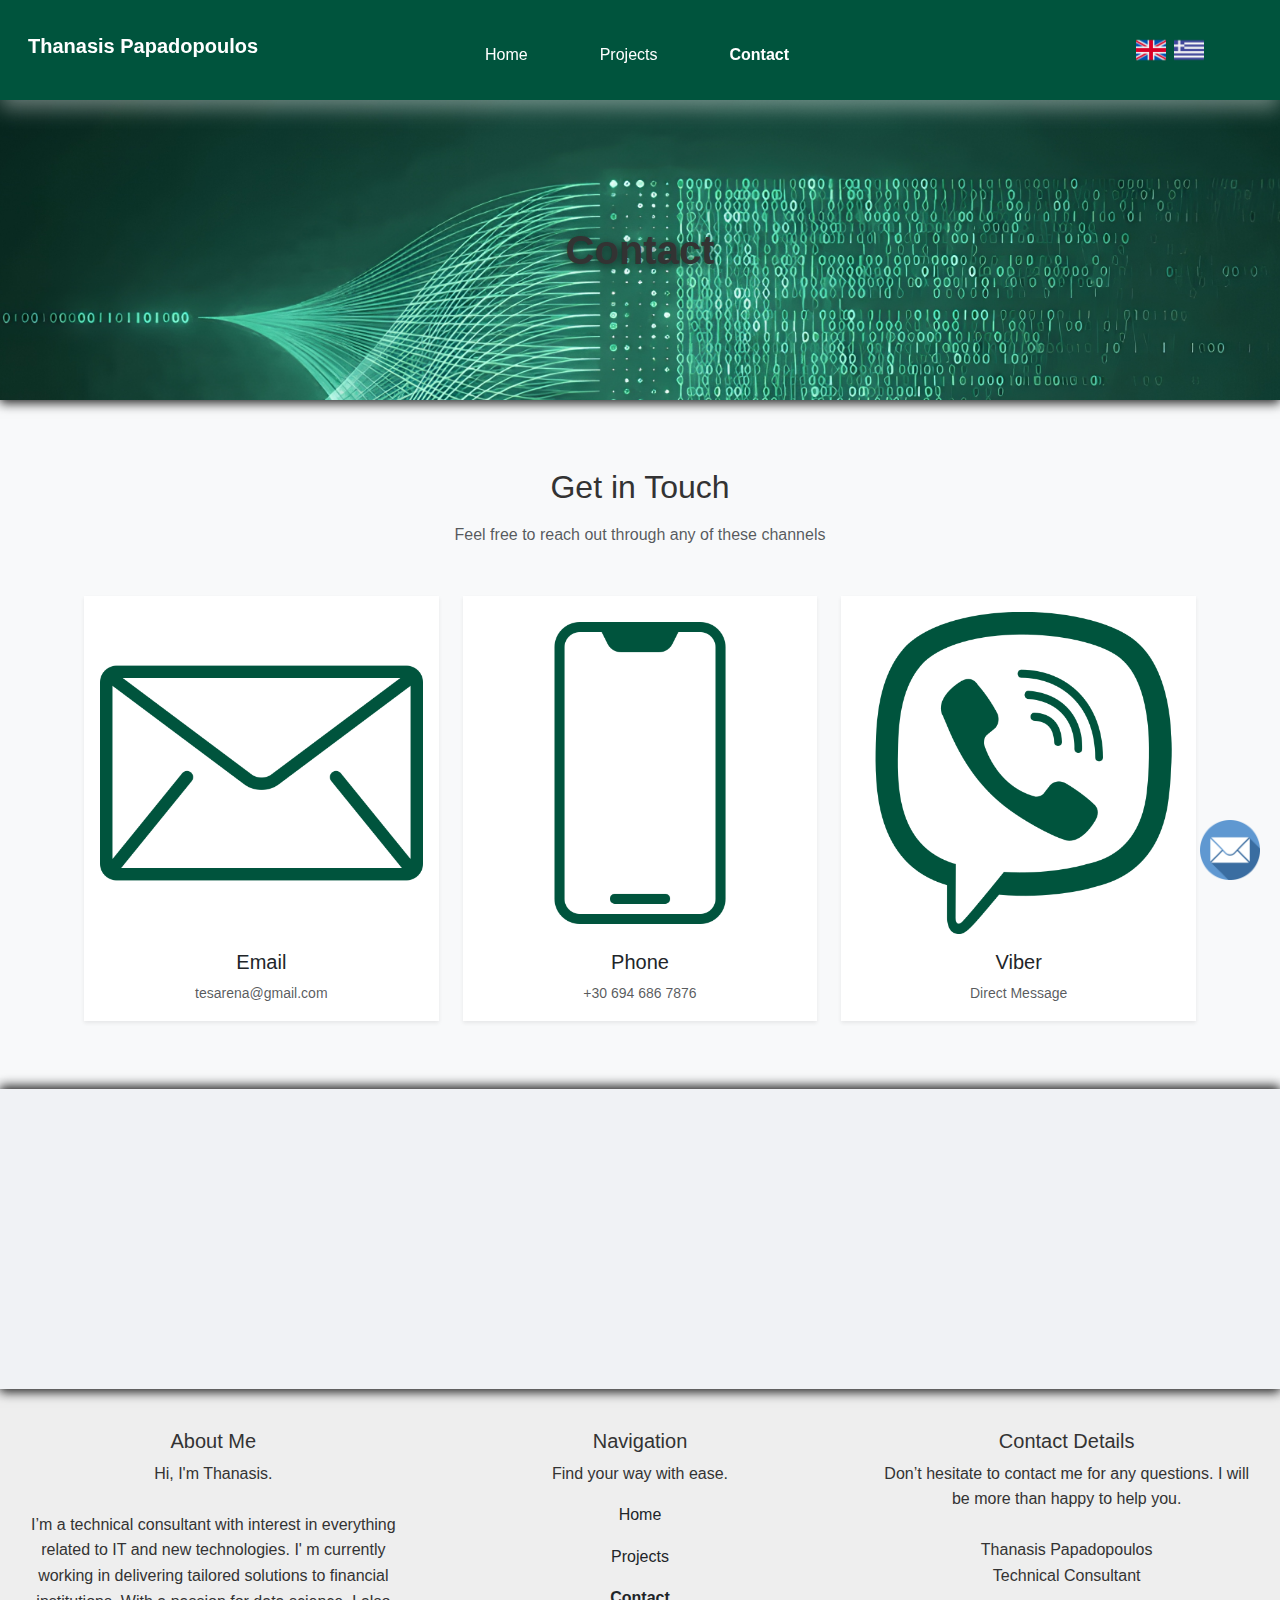
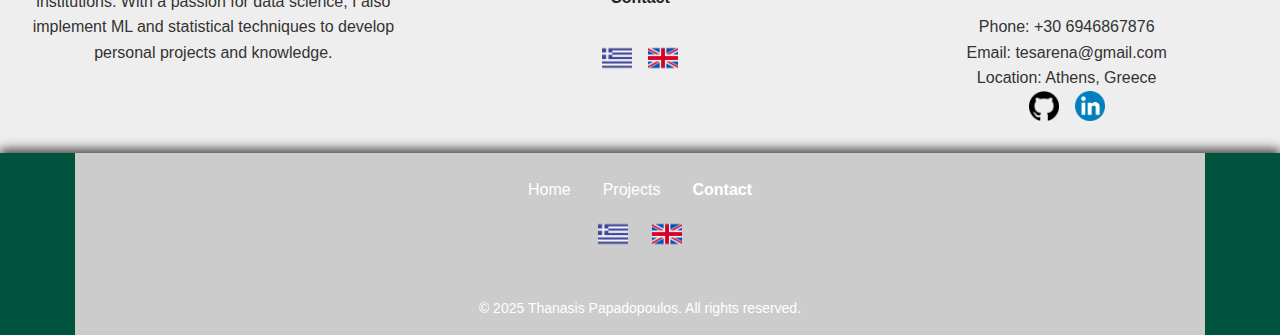
<file: contact/index.html>
<!doctype html>
<html lang="en">

<head>
    <meta charset="utf-8">
    <title>Thanasis Papadopoulos | Technical Consultant | Contact</title>
    <base href="/">
    <meta name="viewport" content="width=device-width, initial-scale=1">
    <link rel="icon" type="image/x-icon" href="/assets/logo_tab.png">
    <link href="https://cdn.jsdelivr.net/npm/bootstrap@5.3.0-alpha3/dist/css/bootstrap.min.css" rel="stylesheet">
    <link rel="stylesheet" href="/global-styles.css">
    <link rel="stylesheet" href="/styles.css">
	<link rel="preconnect" href="https://www.google.com">
    <link rel="preconnect" href="https://fonts.googleapis.com">
    <link rel="preconnect" href="https://fonts.gstatic.com" crossorigin>
    <link href="https://fonts.googleapis.com/css2?family=Montserrat:ital,wght@0,100..900;1,100..900&display=swap"
        rel="stylesheet">
</head>

<body>
    <header class="header-small container-fluid p-3 position-sticky top-0">
		<div class="d-flex justify-content-between align-items-center position-relative">
			<!-- Left-aligned Menu Button -->
			<button id="menuToggle" class="btn p-0">
				<img src="/assets/menu.png" alt="Menu Icon" style="width: 40px; height: 40px;">
			</button>
			<!-- Centered Name -->
			<h5 class="fw-bold position-absolute start-50 translate-middle-x">Thanasis Papadopoulos</h5>
		</div>
	
        <div id="menuTab" class="position-fixed top-0 start-0 bg-light shadow h-100 p-4">
            <button id="closeMenu" class="btn-close position-absolute top-0 end-0 m-3"></button>
            <ul class="nav flex-column text-start">
                <li class="nav-item mb-3">
                    <a href="/" class="nav-link text-dark">Home</a>
                </li>
                <li class="nav-item mb-3">
                    <a href="/projects" class="nav-link text-dark">Projects</a>
                </li>
                <li class="nav-item mb-3">
                    <a href="/contact" class="nav-link text-dark active">Contact</a>
                </li>
                <li class="nav-item">
                    <a href="/el/contact" class="nav-link">
                        <img src="/assets/greece.png" alt="Greek" style="width: 30px; height: 30px;" >
                    </a>
                </li>
                <li class="nav-item">
                    <a href="/contact" class="nav-link">
                        <img src="/assets/england.png" alt="English" style="width: 30px; height: 30px;" >
                    </a>
                </li>
            </ul>
        </div>
        <div id="menuOverlay"></div>
    </header>
    <header class="header-large container-fluid p-3 position-sticky top-0">
        <nav class="navbar navbar-light">
            <div class="container-fluid d-flex align-items-center">
				<h5 class="fw-bold">Thanasis Papadopoulos</h5>
                <ul class="nav mx-auto" style="flex-grow: 1; justify-content: center; display: flex; position: relative; left: -60px;">
                    <li class="nav-item">
                        <a href="/" class="nav-link text-white">Home</a>
                    </li>
                    <li class="nav-item">
                        <a href="/projects" class="nav-link text-white">Projects</a>
                    </li>
                    <li class="nav-item">
                        <a href="/contact" class="nav-link text-white active">Contact</a>
                    </li>
                </ul>

                <div class="d-flex pe-5">
                    <a href="/contact" class="me-2">
                        <img src="/assets/england.png" alt="English" style="width: 30px; height: 30px;">
                    </a>
                    <a href="/el/contact">
                        <img src="/assets/greece.png" alt="Greek" style="width: 30px; height: 30px;">
                    </a>
                </div>
            </div>
        </nav>
    </header>

    <main>
	
	<section id="aboutMe" class="container-fluid my-0 p-0 bg-light">
            <div class="parallax position-relative">
                <div class="position-absolute top-50 start-50 translate-middle text-center text-white">
                    <h1 class="display-6 fw-bold">Contact</h1>
                </div>
            </div>
        
        </section>
		
		<!-- Contact Section -->
<section class="py-5 bg-light">
  <div class="container">
    <!-- Title and Text -->
    <div class="text-center mb-5">
      <h2 class="mb-3">Get in Touch</h2>
      <p class="text-muted">Feel free to reach out through any of these channels</p>
    </div>

    <div class="row g-4">
      <!-- Email Card -->
      <div class="col-md-4">
        <a href="mailto:tesarena@gmail.com" 
           class="card h-100 shadow-sm rounded-0 border-0 text-decoration-none hover-effect"
           role="button"
           aria-label="Send email">
          <div class="card-body p-3 text-center">
            <div class="ratio ratio-1x1 mb-3">
              <img src="/assets/mail_contact.png" 
                   class="img-fluid object-fit-cover" 
                   alt="Email">
            </div>
            <h5 class="mb-0">Email</h5>
            <small class="text-muted d-block mt-2">tesarena@gmail.com</small>
          </div>
        </a>
      </div>

      <!-- Phone Card -->
      <div class="col-md-4">
        <a href="tel:+306946867876" 
           class="card h-100 shadow-sm rounded-0 border-0 text-decoration-none hover-effect"
           role="button"
           aria-label="Call phone number">
          <div class="card-body p-3 text-center">
            <div class="ratio ratio-1x1 mb-3">
              <img src="/assets/phone_contact.png" 
                   class="img-fluid object-fit-cover" 
                   alt="Phone">
            </div>
            <h5 class="mb-0">Phone</h5>
            <small class="text-muted d-block mt-2">+30 694 686 7876</small>
          </div>
        </a>
      </div>

      <!-- Viber Card -->
      <div class="col-md-4">
        <a href="viber://add?number=+306946867876" 
           class="card h-100 shadow-sm rounded-0 border-0 text-decoration-none hover-effect"
           role="button"
           aria-label="Open Viber chat">
          <div class="card-body p-3 text-center">
            <div class="ratio ratio-1x1 mb-3">
              <img src="/assets/viber_contact.png" 
                   class="img-fluid object-fit-cover" 
                   alt="Viber">
            </div>
            <h5 class="mb-0">Viber</h5>
            <small class="text-muted d-block mt-2">Direct Message</small>
          </div>
        </a>
      </div>
    </div>
  </div>
</section>
        
        <section id="imageContinuation" class="parallax"></section>
	
	</main>

    <div id="contactButtonContainer">
        <button id="contactButton" class="btn p-0">
            <img src="assets/contact.png" alt="Contact" style="width: 60px; height: 60px;" >
        </button>
    
        <a href="mailto:tesarena@gmail.com" id="emailButton" class="contact-option">
            <img src="assets/email.png" alt="Email" style="width: 50px; height: 50px;" >
        </a>

        <a href="viber://chat?number=+306946867876" id="viberButton" class="contact-option">
            <img src="assets/viber.png" alt="Viber" style="width: 50px; height: 50px;" >
        </a>
    </div>

    <section class="container-fluid mb-0 mt-4 pt-0 footer-gray">
        <div class="row g-4">
            <div class="col-12 col-md">
                <div class="p-3 text-center">
                    <h5>About Me</h5>
                    <p>Hi, I'm Thanasis.<br><br> I’m a technical consultant with interest in everything related to IT and new technologies.
					I' m currently working in delivering tailored solutions to financial institutions. With a passion for data science, I 
					also implement ML and statistical techniques to develop personal projects and knowledge.</p>
                </div>
            </div>
            <div class="col-12 col-md">
                <div class="p-3 text-center">
                    <h5>Navigation</h5>
                    <p>Find your way with ease.</p>
                    <div class="d-flex justify-content-center gap-2 mt-2">
                        <ul class="nav flex-column text-center">
                            <li class="nav-item">
                                <a href="/" class="nav-link text-dark">Home</a>
                            </li>
                            <li class="nav-item">
                                <a href="/projects" class="nav-link text-dark">Projects</a>
                            </li>
                            <li class="nav-item">
                                <a href="/contact" class="nav-link text-dark active">Contact</a>
                            </li>
                            <li class="nav-item d-flex gap-3 mt-4 justify-content-center">
                                <a href="/el/contact">
                                    <img src="/assets/greece.png" alt="Greek" style="width: 30px; height: 30px;" >
                                </a>
                                <a href="/contact">
                                    <img src="/assets/england.png" alt="English" style="width: 30px; height: 30px;" >
                                </a>
                            </li>
                        </ul>
                    </div>
                </div>
            </div>
            <div class="col-12 col-md mb-3">
                <div class="p-3">
                    <h5 class="text-center">Contact Details</h5>
                    <p class="text-center">
                        Don’t hesitate to contact me for any questions. I will be more than happy to help you.<br><br>
                        Thanasis Papadopoulos<br>
                        Technical Consultant<br><br>
                        Phone: <a href="tel:+306946867876" class="a-primary">+30 6946867876</a><br>
                        Email: <a href="mailto:tesarena@gmail.com"
                            class="a-primary">tesarena@gmail.com</a><br>
                        Location: Athens, Greece
                    </p>
					<li class="nav-item d-flex gap-3 justify-content-center">
                        <a href="https://github.com/SahjiTP97">
                            <img src="/assets/Github.png" alt="Greek" style="width: 30px; height: 30px;" >
                        </a>
                        <a href="https://linkedin.com/in/thanassis-papadopoulos-a9369826a/">
                            <img src="/assets/Linkedin.png" alt="English" style="width: 30px; height: 30px;" >
                        </a>
                    </li>
                </div>
            </div>
        </div>
    </section>

	<section class="container-fluid mb-0 pt-0 footer">
    <footer class="container text-center py-3">
		<div class="d-flex justify-content-center">
            <ul class="nav">
                <li class="nav-item">
                    <a href="/" class="nav-link text-white">Home</a>
                </li>
                <li class="nav-item">
                    <a href="/projects" class="nav-link text-white">Projects</a>
                </li>
                <li class="nav-item">
                    <a href="/contact" class="nav-link text-white active">Contact</a>
                </li>
            </ul>
        </div>

        <!-- Language Icons Right-Aligned -->
        <div class="d-flex justify-content-center gap-4 mt-2 mb-5">
            <a href="/el/contact">
                <img src="/assets/greece.png" alt="Greek" class="img-fluid" style="width: 30px; height: 30px;">
            </a>
            <a href="/contact">
                <img src="/assets/england.png" alt="English" class="img-fluid" style="width: 30px; height: 30px;">
            </a>
        </div>

        <!-- Bottom Left Text -->
        <div class="mt-auto d-flex justify-content-center">
            <p class="text-white mb-0" style="font-size: 14px;">© 2025 Thanasis Papadopoulos. All rights reserved.</p>
        </div>
    </footer>
	</section>

    <script src="https://cdn.jsdelivr.net/npm/bootstrap@5.3.0/dist/js/bootstrap.bundle.min.js"></script>
    <script src="/scripts.js"></script>
</body>

</html>
</file>
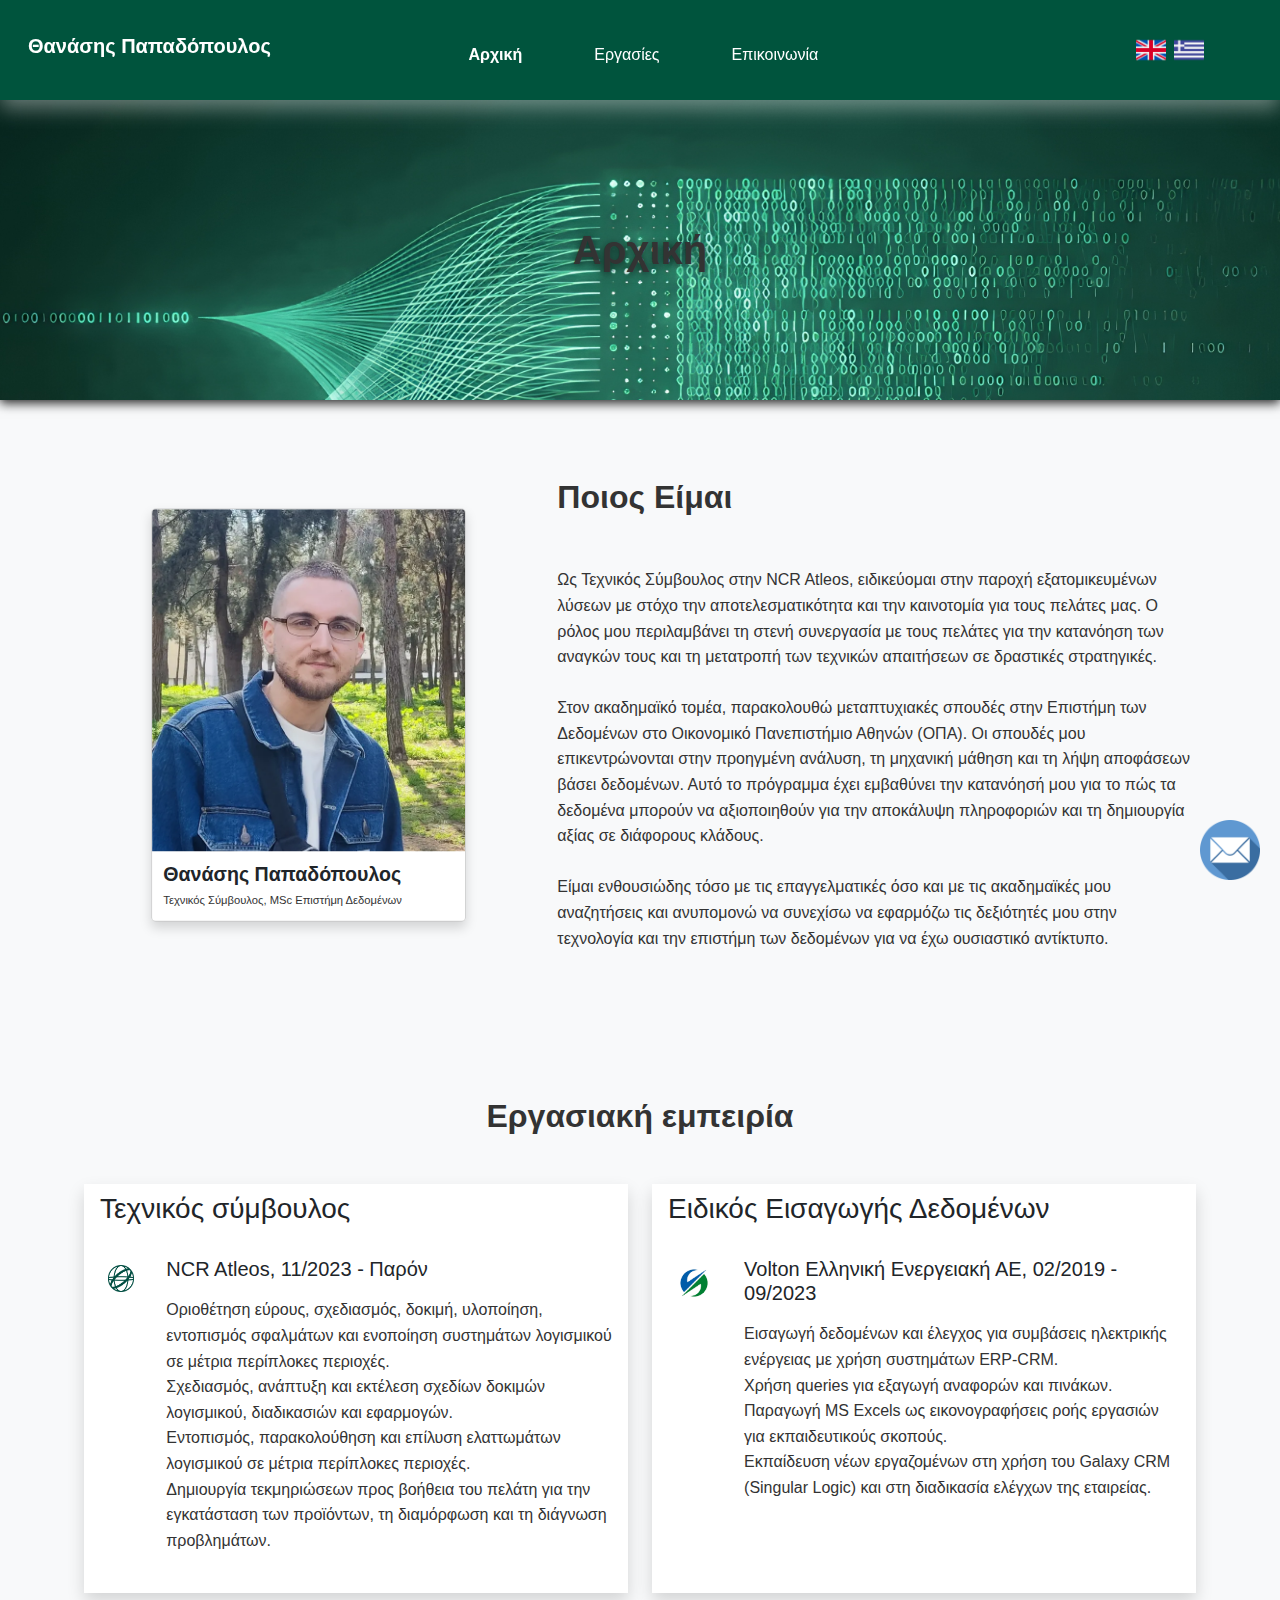
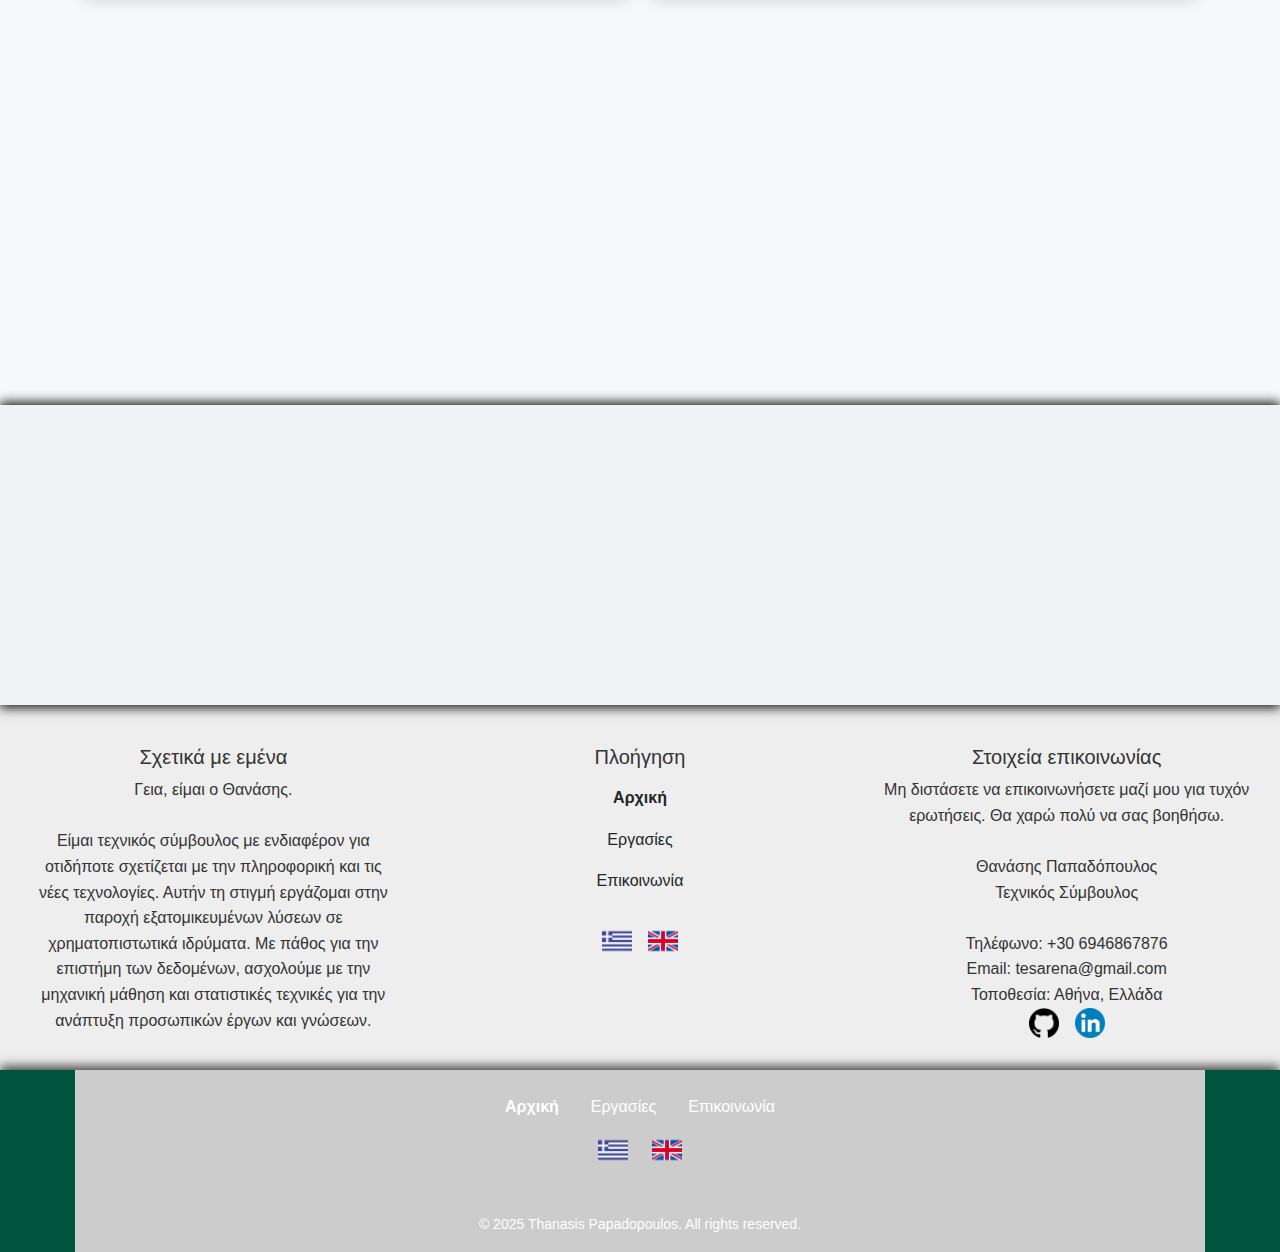
<file: el/index.html>
<!doctype html>
<html lang="el">

<head>
    <meta charset="utf-8">
    <title>Θανάσης Παπαδόπουλος | Τεχνικός Σύμβουλος | Αρχική</title>
    <base href="/">
    <meta name="viewport" content="width=device-width, initial-scale=1">
    <link rel="icon" type="image/x-icon" href="/assets/logo_tab.png">
    <link href="https://cdn.jsdelivr.net/npm/bootstrap@5.3.0-alpha3/dist/css/bootstrap.min.css" rel="stylesheet">
    <link rel="stylesheet" href="/global-styles.css">
    <link rel="stylesheet" href="/styles.css">
	<link rel="preconnect" href="https://www.google.com">
    <link rel="preconnect" href="https://fonts.googleapis.com">
    <link rel="preconnect" href="https://fonts.gstatic.com" crossorigin>
    <link href="https://fonts.googleapis.com/css2?family=Montserrat:ital,wght@0,100..900;1,100..900&display=swap"
        rel="stylesheet">
</head>

<body>
    <header class="header-small container-fluid p-3 position-sticky top-0">
		<div class="d-flex justify-content-between align-items-center position-relative">
			<!-- Left-aligned Menu Button -->
			<button id="menuToggle" class="btn p-0">
				<img src="/assets/menu.png" alt="Menu Icon" style="width: 40px; height: 40px;">
			</button>
			<!-- Centered Name -->
			<h5 class="fw-bold position-absolute start-50 translate-middle-x">Θανάσης Παπαδόπουλος</h5>
		</div>
	
        <div id="menuTab" class="position-fixed top-0 start-0 bg-light shadow h-100 p-4">
            <button id="closeMenu" class="btn-close position-absolute top-0 end-0 m-3"></button>
            <ul class="nav flex-column text-start">
                <li class="nav-item mb-3">
                    <a href="/el" class="nav-link text-dark active">Αρχική</a>
                </li>
                <li class="nav-item mb-3">
                    <a href="/el/projects" class="nav-link text-dark">Εργασίες</a>
                </li>
                <li class="nav-item mb-3">
                    <a href="/el/contact" class="nav-link text-dark">Επικοινωνία</a>
                </li>
                <li class="nav-item">
                    <a href="/el" class="nav-link">
                        <img src="/assets/greece.png" alt="Greek" style="width: 30px; height: 30px;" >
                    </a>
                </li>
                <li class="nav-item">
                    <a href="/" class="nav-link">
                        <img src="/assets/england.png" alt="English" style="width: 30px; height: 30px;" >
                    </a>
                </li>
            </ul>
        </div>
        <div id="menuOverlay"></div>
    </header>
    <header class="header-large container-fluid p-3 position-sticky top-0">
        <nav class="navbar navbar-light">
            <div class="container-fluid d-flex align-items-center">
				<h5 class="fw-bold">Θανάσης Παπαδόπουλος</h5>
                <ul class="nav mx-auto" style="flex-grow: 1; justify-content: center; display: flex; position: relative; left: -60px;">
                    <li class="nav-item">
                        <a href="/el" class="nav-link text-white active">Αρχική</a>
                    </li>
                    <li class="nav-item">
                        <a href="/el/projects" class="nav-link text-white">Εργασίες</a>
                    </li>
                    <li class="nav-item">
                        <a href="/el/contact" class="nav-link text-white">Επικοινωνία</a>
                    </li>
                </ul>

                <div class="d-flex pe-5">
                    <a href="/" class="me-2">
                        <img src="/assets/england.png" alt="English" style="width: 30px; height: 30px;">
                    </a>
                    <a href="/el">
                        <img src="/assets/greece.png" alt="Greek" style="width: 30px; height: 30px;">
                    </a>
                </div>
            </div>
        </nav>
    </header>

    <main>
	
	<section id="aboutMe" class="container-fluid my-0 p-0 bg-light">
            <div class="parallax position-relative">
                <div class="position-absolute top-50 start-50 translate-middle text-center text-white">
                    <h1 class="display-6 fw-bold">Αρχική</h1>
                </div>
            </div>
        
            <div class="container mt-0">
                <div class="row align-items-center">
                    <div class="col-md-5" >
                        <div class="card shadow" style="transform: scale(0.7);">
                            <img src="/assets/profil.webp" alt="Tour guide profile image" class="card-img-top" >
                            <div class="card-body">
                                <h3 class="fw-bold underlined">Θανάσης Παπαδόπουλος</h3>
                                <p class="card-text">
                                    Τεχνικός Σύμβουλος, MSc Επιστήμη Δεδομένων
                                </p>
                            </div>
                        </div>
                    </div>
                    
                    <div class="col-md-7">
                        <h2 class="fw-bold underlined">Ποιος Είμαι</h2>
						<br><br>
                        <p>
						Ως Τεχνικός Σύμβουλος στην NCR Atleos, ειδικεύομαι στην παροχή εξατομικευμένων λύσεων με στόχο την αποτελεσματικότητα και την καινοτομία για τους πελάτες μας. Ο ρόλος μου περιλαμβάνει τη στενή συνεργασία με τους πελάτες για την κατανόηση των αναγκών τους και τη μετατροπή των τεχνικών απαιτήσεων σε δραστικές στρατηγικές.</p>
						<br>
                        <p>
						Στον ακαδημαϊκό τομέα, παρακολουθώ μεταπτυχιακές σπουδές στην Επιστήμη των Δεδομένων στο Οικονομικό Πανεπιστήμιο Αθηνών (ΟΠΑ). Οι σπουδές μου επικεντρώνονται στην προηγμένη ανάλυση, τη μηχανική μάθηση και τη λήψη αποφάσεων βάσει δεδομένων. Αυτό το πρόγραμμα έχει εμβαθύνει την κατανόησή μου για το πώς τα δεδομένα μπορούν να αξιοποιηθούν για την αποκάλυψη πληροφοριών και τη δημιουργία αξίας σε διάφορους κλάδους.                        </p>
						<br>
                        <p>
						Είμαι ενθουσιώδης τόσο με τις επαγγελματικές όσο και με τις ακαδημαϊκές μου αναζητήσεις και ανυπομονώ να συνεχίσω να εφαρμόζω τις δεξιότητές μου στην τεχνολογία και την επιστήμη των δεδομένων για να έχω ουσιαστικό αντίκτυπο.                        </p>
                    </div>
                </div>
            </div>
        </section>
		
		<section class="py-5 bg-light">
		  <div class="container">
			<!-- Section Title -->
			<h2 class="text-center fw-bold mb-5">Εργασιακή εμπειρία</h2>

			<div class="row g-4">
			  <!-- Card 1 -->
			  <div class="col-md-6">
				<div class="card h-100 shadow rounded-0 border-0">
				   <div class="card-title">
					  <h3 class="card-title mb-2 mt-2 px-3">Τεχνικός σύμβουλος</h3>
				   </div>
				  <div class="card-body">
	
					
					<!-- Image + Right Content Container -->
					<div class="d-flex align-items-start gap-4 mb-4">
					  <!-- Image Slot -->
					  <div class="ratio ratio-1x1" style="width: 100px;">
						<img src="assets/ncr.png" class="img-fluid p-2" alt="Company logo">
					  </div>
					  
					  <!-- Right Content -->
					  <div>
						<h5 class="mb-3">NCR Atleos, 11/2023 - Παρόν</h4>
						<!-- Bullet List -->
						<ul class="custom-bullet-list">
						  <li>Οριοθέτηση εύρους, σχεδιασμός, δοκιμή, υλοποίηση, εντοπισμός σφαλμάτων και ενοποίηση συστημάτων λογισμικού σε μέτρια περίπλοκες περιοχές.</li>
						  <li>Σχεδιασμός, ανάπτυξη και εκτέλεση σχεδίων δοκιμών λογισμικού, διαδικασιών και εφαρμογών.</li>
						  <li>Εντοπισμός, παρακολούθηση και επίλυση ελαττωμάτων λογισμικού σε μέτρια περίπλοκες περιοχές.</li>
						  <li>Δημιουργία τεκμηριώσεων προς βοήθεια του πελάτη για την εγκατάσταση των προϊόντων, τη διαμόρφωση και τη διάγνωση προβλημάτων.</li>
						</ul>
					  </div>
					</div>
				  </div>
				</div>
			  </div>

			  <!-- Card 2 -->
			  <div class="col-md-6">
				<!-- Repeat the same structure as Card 1 -->
				<div class="card h-100 shadow rounded-0 border-0">
				  <div class="card-title">
					<h3 class="card-title mb-2 mt-2 px-3">Ειδικός Εισαγωγής Δεδομένων</h3>
				  </div>
				  <div class="card-body">
					<div class="d-flex align-items-start gap-4 mb-4">
					  <div class="ratio ratio-1x1" style="width: 100px;">
						<img src="assets/volton.png" class="img-fluid p-2" alt="Company logo">
					  </div>
					  <div>
						<h5 class="mb-3">Volton Ελληνική Ενεργειακή ΑΕ, 02/2019 - 09/2023</h4>
						<ul class="custom-bullet-list">
						  <li>Εισαγωγή δεδομένων και έλεγχος για συμβάσεις ηλεκτρικής ενέργειας με χρήση συστημάτων ERP-CRM.</li>
						  <li>Χρήση queries για εξαγωγή αναφορών και πινάκων.</li>
						  <li>Παραγωγή MS Excels ως εικονογραφήσεις ροής εργασιών για εκπαιδευτικούς σκοπούς.</li>
						  <li>Εκπαίδευση νέων εργαζομένων στη χρήση του Galaxy CRM (Singular Logic) και στη διαδικασία ελέγχων της εταιρείας.</li>
						</ul>
					  </div>
					</div>
				  </div>
				</div>
			  </div>
			</div>
		  </div>
		</section>
		
		<!-- Download Section -->
		<section class="py-5 bg-light" id="downloadSection">
		  <div class="container">
			<!-- Animated Card -->
			<div class="card shadow border-0 rounded-0 mx-auto pop-in-card" style="max-width: 600px; opacity: 0;">
			  <div class="card-body text-center p-4">
				<h2 class="mb-4">Λήψη Βιογραφικού</h2>
				<p class="text-muted mb-4">Λάβετε ένα PDF με το πλήρες ιστορικό εργασίας και τα προσόντα μου</p>
				
				<!-- PDF Download Button -->
				<a href="assets/CV.pdf" 
				   class="btn btn-success btn-lg rounded-0" 
				   download="Thanasis-Papadopoulos-CV.pdf"
				   role="button" style="background-color: #00543d;">
				   <i class="bi bi-file-earmark-arrow-down me-2"></i>Λήψη Βιογραφικού
				</a>
			  </div>
			</div>
		  </div>
		</section>
        
        <section id="imageContinuation" class="parallax"></section>
	
	</main>

    <div id="contactButtonContainer">
        <button id="contactButton" class="btn p-0">
            <img src="assets/contact.png" alt="Contact" style="width: 60px; height: 60px;" >
        </button>
    
        <a href="mailto:tesarena@gmail.com" id="emailButton" class="contact-option">
            <img src="assets/email.png" alt="Email" style="width: 50px; height: 50px;" >
        </a>

        <a href="viber://chat?number=+306946867876" id="viberButton" class="contact-option">
            <img src="assets/viber.png" alt="Viber" style="width: 50px; height: 50px;" >
        </a>
    </div>

    <section class="container-fluid mb-0 mt-4 pt-0 footer-gray">
        <div class="row g-4">
            <div class="col-12 col-md">
                <div class="p-3 text-center">
                    <h5>Σχετικά με εμένα</h5>
                    <p>Γεια, είμαι ο Θανάσης.<br><br> Είμαι τεχνικός σύμβουλος με ενδιαφέρον για οτιδήποτε σχετίζεται με την πληροφορική και τις νέες τεχνολογίες.
					Αυτήν τη στιγμή εργάζομαι στην παροχή εξατομικευμένων λύσεων σε χρηματοπιστωτικά ιδρύματα. Με πάθος για την επιστήμη των δεδομένων,
					ασχολούμε με την μηχανική μάθηση και στατιστικές τεχνικές για την ανάπτυξη προσωπικών έργων και γνώσεων.</p>
                </div>
            </div>
            <div class="col-12 col-md">
                <div class="p-3 text-center">
                    <h5>Πλοήγηση</h5>
                    <div class="d-flex justify-content-center gap-2 mt-2">
                        <ul class="nav flex-column text-center">
                            <li class="nav-item">
                                <a href="/el" class="nav-link text-dark active">Αρχική</a>
                            </li>
                            <li class="nav-item">
                                <a href="/el/projects" class="nav-link text-dark">Εργασίες</a>
                            </li>
                            <li class="nav-item">
                                <a href="/el/contact" class="nav-link text-dark">Επικοινωνία</a>
                            </li>
                            <li class="nav-item d-flex gap-3 mt-4 justify-content-center">
                                <a href="/el">
                                    <img src="/assets/greece.png" alt="Greek" style="width: 30px; height: 30px;" >
                                </a>
                                <a href="/">
                                    <img src="/assets/england.png" alt="English" style="width: 30px; height: 30px;" >
                                </a>
                            </li>
                        </ul>
                    </div>
                </div>
            </div>
            <div class="col-12 col-md mb-3">
                <div class="p-3">
                    <h5 class="text-center">Στοιχεία επικοινωνίας</h5>
                    <p class="text-center">
                        Μη διστάσετε να επικοινωνήσετε μαζί μου για τυχόν ερωτήσεις. Θα χαρώ πολύ να σας βοηθήσω.<br><br>
                        Θανάσης Παπαδόπουλος<br>
                        Τεχνικός Σύμβουλος<br><br>
                        Τηλέφωνο: <a href="tel:+306946867876" class="a-primary">+30 6946867876</a><br>
                        Email: <a href="mailto:tesarena@gmail.com"
                            class="a-primary">tesarena@gmail.com</a><br>
                        Τοποθεσία: Αθήνα, Ελλάδα
                    </p>
					<li class="nav-item d-flex gap-3 justify-content-center">
                        <a href="https://github.com/SahjiTP97">
                            <img src="/assets/Github.png" alt="Greek" style="width: 30px; height: 30px;" >
                        </a>
                        <a href="https://linkedin.com/in/thanassis-papadopoulos-a9369826a/">
                            <img src="/assets/Linkedin.png" alt="English" style="width: 30px; height: 30px;" >
                        </a>
                    </li>
                </div>
            </div>
        </div>
    </section>

	<section class="container-fluid mb-0 pt-0 footer">
    <footer class="container text-center py-3">
		<div class="d-flex justify-content-center">
            <ul class="nav">
                <li class="nav-item">
                    <a href="/el" class="nav-link text-white active">Αρχική</a>
                </li>
                <li class="nav-item">
                    <a href="/el/projects" class="nav-link text-white">Εργασίες</a>
                </li>
                <li class="nav-item">
                    <a href="/el/contact" class="nav-link text-white">Επικοινωνία</a>
                </li>
            </ul>
        </div>

        <!-- Language Icons Right-Aligned -->
        <div class="d-flex justify-content-center gap-4 mt-2 mb-5">
            <a href="/el">
                <img src="/assets/greece.png" alt="Greek" class="img-fluid" style="width: 30px; height: 30px;">
            </a>
            <a href="/">
                <img src="/assets/england.png" alt="English" class="img-fluid" style="width: 30px; height: 30px;">
            </a>
        </div>

        <!-- Bottom Left Text -->
        <div class="mt-auto d-flex justify-content-center">
            <p class="text-white mb-0" style="font-size: 14px;">© 2025 Thanasis Papadopoulos. All rights reserved.</p>
        </div>
    </footer>
	</section>

    <script src="https://cdn.jsdelivr.net/npm/bootstrap@5.3.0/dist/js/bootstrap.bundle.min.js"></script>
    <script src="/scripts.js"></script>
</body>

</html>
</file>
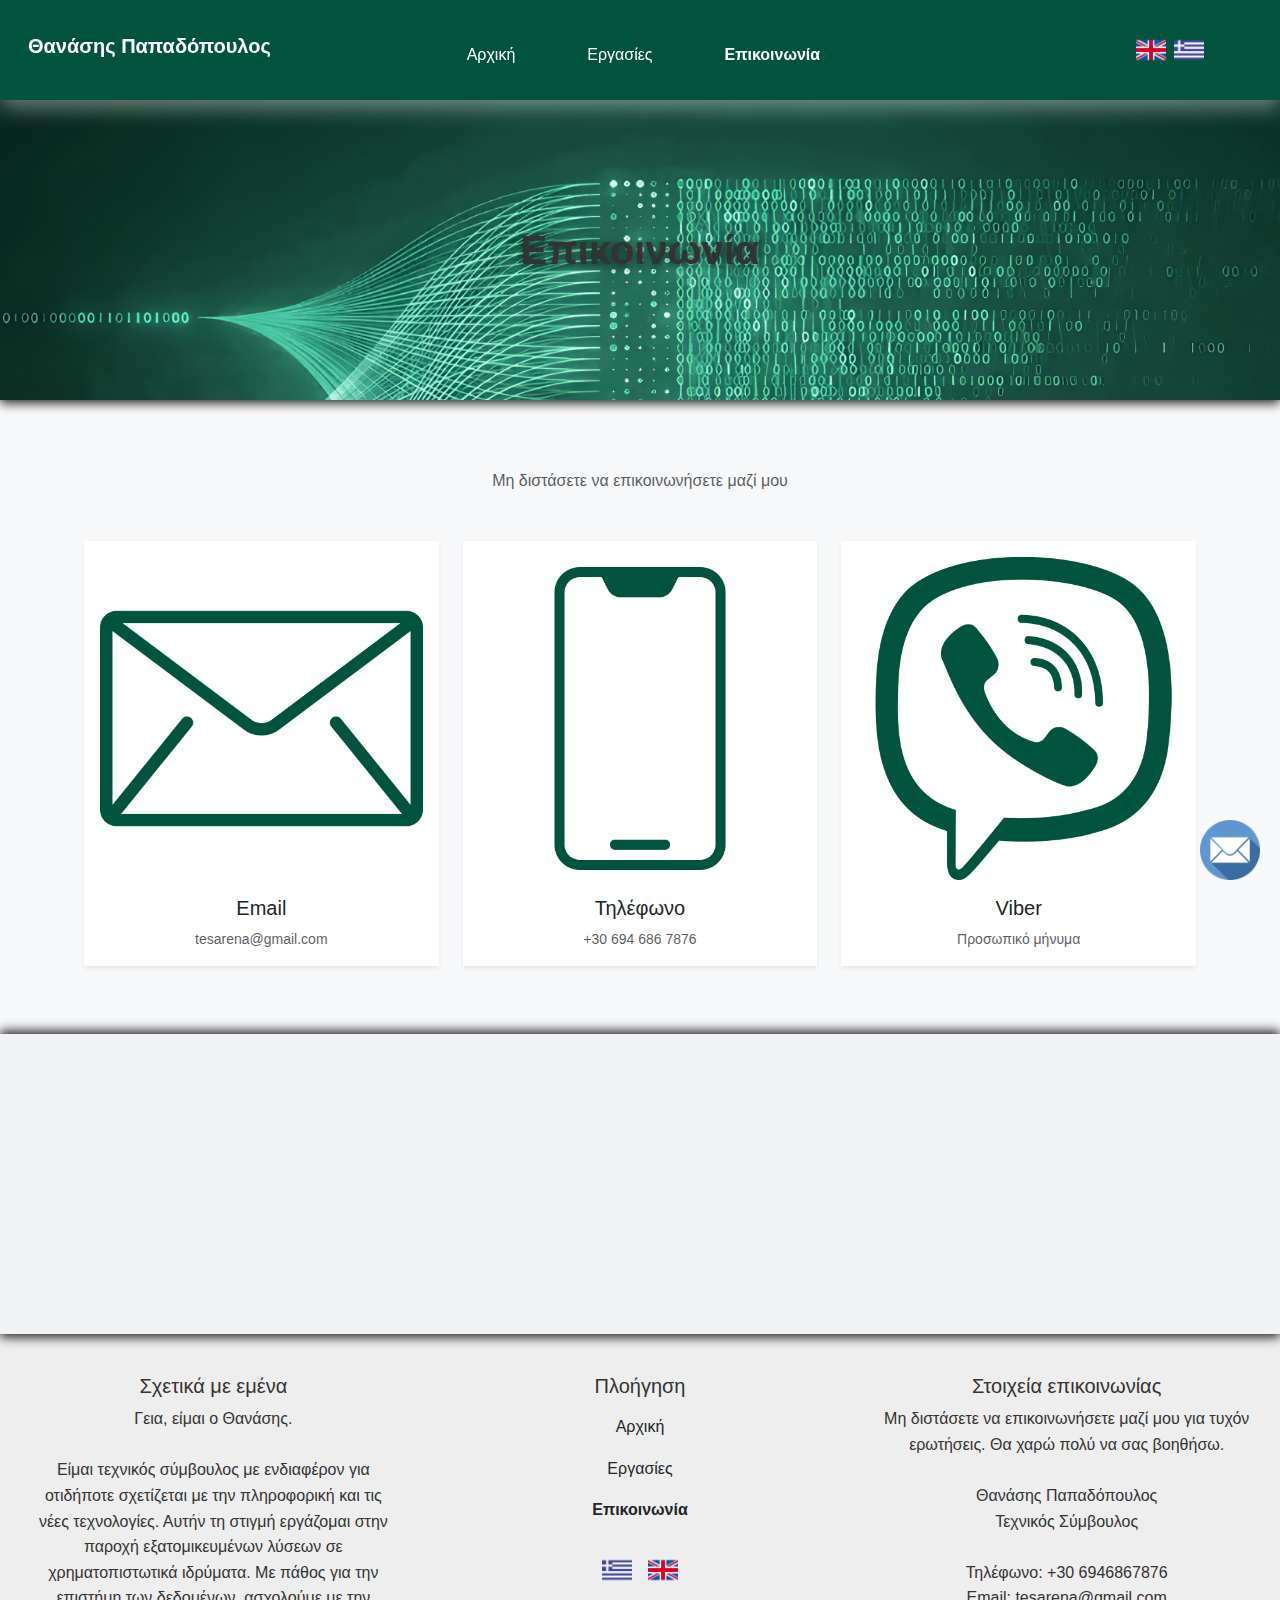
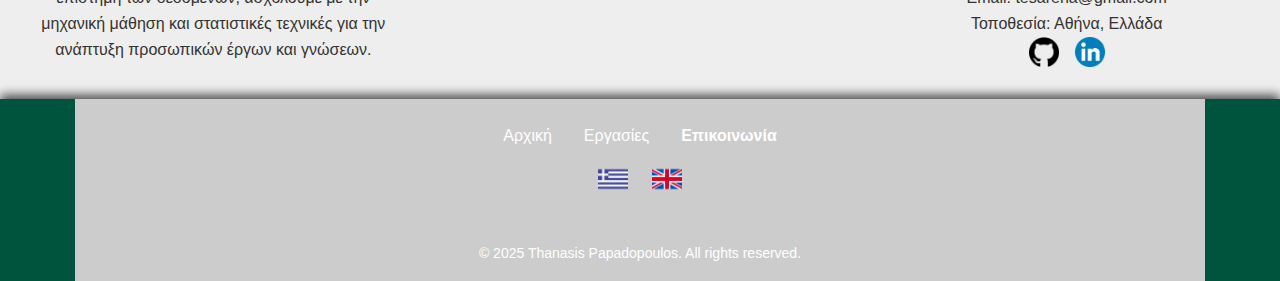
<file: el/contact/index.html>
<!doctype html>
<html lang="el">

<head>
    <meta charset="utf-8">
    <title>Θανάσης Παπαδόπουλος | Τεχνικός Σύμβουλος | Επικοινωνία</title>
    <base href="/">
    <meta name="viewport" content="width=device-width, initial-scale=1">
    <link rel="icon" type="image/x-icon" href="/assets/logo_tab.png">
    <link href="https://cdn.jsdelivr.net/npm/bootstrap@5.3.0-alpha3/dist/css/bootstrap.min.css" rel="stylesheet">
    <link rel="stylesheet" href="/global-styles.css">
    <link rel="stylesheet" href="/styles.css">
	<link rel="preconnect" href="https://www.google.com">
    <link rel="preconnect" href="https://fonts.googleapis.com">
    <link rel="preconnect" href="https://fonts.gstatic.com" crossorigin>
    <link href="https://fonts.googleapis.com/css2?family=Montserrat:ital,wght@0,100..900;1,100..900&display=swap"
        rel="stylesheet">
</head>

<body>
    <header class="header-small container-fluid p-3 position-sticky top-0">
		<div class="d-flex justify-content-between align-items-center position-relative">
			<!-- Left-aligned Menu Button -->
			<button id="menuToggle" class="btn p-0">
				<img src="/assets/menu.png" alt="Menu Icon" style="width: 40px; height: 40px;">
			</button>
			<!-- Centered Name -->
			<h5 class="fw-bold position-absolute start-50 translate-middle-x">Θανάσης Παπαδόπουλος</h5>
		</div>
	
        <div id="menuTab" class="position-fixed top-0 start-0 bg-light shadow h-100 p-4">
            <button id="closeMenu" class="btn-close position-absolute top-0 end-0 m-3"></button>
            <ul class="nav flex-column text-start">
                <li class="nav-item mb-3">
                    <a href="/el" class="nav-link text-dark">Αρχική</a>
                </li>
                <li class="nav-item mb-3">
                    <a href="/el/projects" class="nav-link text-dark">Εργασίες</a>
                </li>
                <li class="nav-item mb-3">
                    <a href="/el/contact" class="nav-link text-dark active">Επικοινωνία</a>
                </li>
                <li class="nav-item">
                    <a href="/el/contact" class="nav-link">
                        <img src="/assets/greece.png" alt="Greek" style="width: 30px; height: 30px;" >
                    </a>
                </li>
                <li class="nav-item">
                    <a href="/contact" class="nav-link">
                        <img src="/assets/england.png" alt="English" style="width: 30px; height: 30px;" >
                    </a>
                </li>
            </ul>
        </div>
        <div id="menuOverlay"></div>
    </header>
    <header class="header-large container-fluid p-3 position-sticky top-0">
        <nav class="navbar navbar-light">
            <div class="container-fluid d-flex align-items-center">
				<h5 class="fw-bold">Θανάσης Παπαδόπουλος</h5>
                <ul class="nav mx-auto" style="flex-grow: 1; justify-content: center; display: flex; position: relative; left: -60px;">
                    <li class="nav-item">
                        <a href="/el" class="nav-link text-white">Αρχική</a>
                    </li>
                    <li class="nav-item">
                        <a href="/el/projects" class="nav-link text-white">Εργασίες</a>
                    </li>
                    <li class="nav-item">
                        <a href="/el/contact" class="nav-link text-white active">Επικοινωνία</a>
                    </li>
                </ul>

                <div class="d-flex pe-5">
                    <a href="/contact" class="me-2">
                        <img src="/assets/england.png" alt="English" style="width: 30px; height: 30px;">
                    </a>
                    <a href="/el/contact">
                        <img src="/assets/greece.png" alt="Greek" style="width: 30px; height: 30px;">
                    </a>
                </div>
            </div>
        </nav>
    </header>

    <main>
	
	<section id="aboutMe" class="container-fluid my-0 p-0 bg-light">
            <div class="parallax position-relative">
                <div class="position-absolute top-50 start-50 translate-middle text-center text-white">
                    <h1 class="display-6 fw-bold">Επικοινωνία</h1>
                </div>
            </div>
        
        </section>
		
		<!-- Contact Section -->
<section class="py-5 bg-light">
  <div class="container">
    <!-- Title and Text -->
    <div class="text-center mb-5">
      <p class="text-muted">Μη διστάσετε να επικοινωνήσετε μαζί μου</p>
    </div>

    <div class="row g-4">
      <!-- Email Card -->
      <div class="col-md-4">
        <a href="mailto:tesarena@gmail.com" 
           class="card h-100 shadow-sm rounded-0 border-0 text-decoration-none hover-effect"
           role="button"
           aria-label="Send email">
          <div class="card-body p-3 text-center">
            <div class="ratio ratio-1x1 mb-3">
              <img src="/assets/mail_contact.png" 
                   class="img-fluid object-fit-cover" 
                   alt="Email">
            </div>
            <h5 class="mb-0">Email</h5>
            <small class="text-muted d-block mt-2">tesarena@gmail.com</small>
          </div>
        </a>
      </div>

      <!-- Phone Card -->
      <div class="col-md-4">
        <a href="tel:+306946867876" 
           class="card h-100 shadow-sm rounded-0 border-0 text-decoration-none hover-effect"
           role="button"
           aria-label="Call phone number">
          <div class="card-body p-3 text-center">
            <div class="ratio ratio-1x1 mb-3">
              <img src="/assets/phone_contact.png" 
                   class="img-fluid object-fit-cover" 
                   alt="Phone">
            </div>
            <h5 class="mb-0">Τηλέφωνο</h5>
            <small class="text-muted d-block mt-2">+30 694 686 7876</small>
          </div>
        </a>
      </div>

      <!-- Viber Card -->
      <div class="col-md-4">
        <a href="viber://add?number=+306946867876" 
           class="card h-100 shadow-sm rounded-0 border-0 text-decoration-none hover-effect"
           role="button"
           aria-label="Open Viber chat">
          <div class="card-body p-3 text-center">
            <div class="ratio ratio-1x1 mb-3">
              <img src="/assets/viber_contact.png" 
                   class="img-fluid object-fit-cover" 
                   alt="Viber">
            </div>
            <h5 class="mb-0">Viber</h5>
            <small class="text-muted d-block mt-2">Προσωπικό μήνυμα</small>
          </div>
        </a>
      </div>
    </div>
  </div>
</section>
        
        <section id="imageContinuation" class="parallax"></section>
	
	</main>

    <div id="contactButtonContainer">
        <button id="contactButton" class="btn p-0">
            <img src="assets/contact.png" alt="Contact" style="width: 60px; height: 60px;" >
        </button>
    
        <a href="mailto:tesarena@gmail.com" id="emailButton" class="contact-option">
            <img src="assets/email.png" alt="Email" style="width: 50px; height: 50px;" >
        </a>

        <a href="viber://chat?number=+306946867876" id="viberButton" class="contact-option">
            <img src="assets/viber.png" alt="Viber" style="width: 50px; height: 50px;" >
        </a>
    </div>

    <section class="container-fluid mb-0 mt-4 pt-0 footer-gray">
        <div class="row g-4">
            <div class="col-12 col-md">
                <div class="p-3 text-center">
                    <h5>Σχετικά με εμένα</h5>
                    <p>Γεια, είμαι ο Θανάσης.<br><br> Είμαι τεχνικός σύμβουλος με ενδιαφέρον για οτιδήποτε σχετίζεται με την πληροφορική και τις νέες τεχνολογίες.
					Αυτήν τη στιγμή εργάζομαι στην παροχή εξατομικευμένων λύσεων σε χρηματοπιστωτικά ιδρύματα. Με πάθος για την επιστήμη των δεδομένων,
					ασχολούμε με την μηχανική μάθηση και στατιστικές τεχνικές για την ανάπτυξη προσωπικών έργων και γνώσεων.</p>
                </div>
            </div>
            <div class="col-12 col-md">
                <div class="p-3 text-center">
                    <h5>Πλοήγηση</h5>
                    <div class="d-flex justify-content-center gap-2 mt-2">
                        <ul class="nav flex-column text-center">
                            <li class="nav-item">
                                <a href="/el" class="nav-link text-dark">Αρχική</a>
                            </li>
                            <li class="nav-item">
                                <a href="/el/projects" class="nav-link text-dark">Εργασίες</a>
                            </li>
                            <li class="nav-item">
                                <a href="/el/contact" class="nav-link text-dark active">Επικοινωνία</a>
                            </li>
                            <li class="nav-item d-flex gap-3 mt-4 justify-content-center">
                                <a href="/el/contact">
                                    <img src="/assets/greece.png" alt="Greek" style="width: 30px; height: 30px;" >
                                </a>
                                <a href="/contact">
                                    <img src="/assets/england.png" alt="English" style="width: 30px; height: 30px;" >
                                </a>
                            </li>
                        </ul>
                    </div>
                </div>
            </div>
            <div class="col-12 col-md mb-3">
                <div class="p-3">
                    <h5 class="text-center">Στοιχεία επικοινωνίας</h5>
                    <p class="text-center">
                        Μη διστάσετε να επικοινωνήσετε μαζί μου για τυχόν ερωτήσεις. Θα χαρώ πολύ να σας βοηθήσω.<br><br>
                        Θανάσης Παπαδόπουλος<br>
                        Τεχνικός Σύμβουλος<br><br>
                        Τηλέφωνο: <a href="tel:+306946867876" class="a-primary">+30 6946867876</a><br>
                        Email: <a href="mailto:tesarena@gmail.com"
                            class="a-primary">tesarena@gmail.com</a><br>
                        Τοποθεσία: Αθήνα, Ελλάδα
                    </p>
					<li class="nav-item d-flex gap-3 justify-content-center">
                        <a href="https://github.com/SahjiTP97">
                            <img src="/assets/Github.png" alt="Greek" style="width: 30px; height: 30px;" >
                        </a>
                        <a href="https://linkedin.com/in/thanassis-papadopoulos-a9369826a/">
                            <img src="/assets/Linkedin.png" alt="English" style="width: 30px; height: 30px;" >
                        </a>
                    </li>
                </div>
            </div>
        </div>
    </section>

	<section class="container-fluid mb-0 pt-0 footer">
    <footer class="container text-center py-3">
		<div class="d-flex justify-content-center">
            <ul class="nav">
                <li class="nav-item">
                    <a href="/el" class="nav-link text-white">Αρχική</a>
                </li>
                <li class="nav-item">
                    <a href="/el/projects" class="nav-link text-white">Εργασίες</a>
                </li>
                <li class="nav-item">
                    <a href="/el/contact" class="nav-link text-white active">Επικοινωνία</a>
                </li>
            </ul>
        </div>

        <!-- Language Icons Right-Aligned -->
        <div class="d-flex justify-content-center gap-4 mt-2 mb-5">
            <a href="/el/contact">
                <img src="/assets/greece.png" alt="Greek" class="img-fluid" style="width: 30px; height: 30px;">
            </a>
            <a href="/contact">
                <img src="/assets/england.png" alt="English" class="img-fluid" style="width: 30px; height: 30px;">
            </a>
        </div>

        <!-- Bottom Left Text -->
        <div class="mt-auto d-flex justify-content-center">
            <p class="text-white mb-0" style="font-size: 14px;">© 2025 Thanasis Papadopoulos. All rights reserved.</p>
        </div>
    </footer>
	</section>

    <script src="https://cdn.jsdelivr.net/npm/bootstrap@5.3.0/dist/js/bootstrap.bundle.min.js"></script>
    <script src="/scripts.js"></script>
</body>

</html>
</file>
<file: global-styles.css>
body,
html {
    margin: 0;
    padding: 0;
    font-family: Montserrat, sans-serif;
    scroll-behavior: auto !important;
}

:lang(el) {
    font-family: 'Ubuntu', sans-serif;
}


@media (min-width: 1025px) {

    .header-large {
        display: block !important;
    }

}

@media (max-width: 1024.98px) {
    .header-small {
        display: block !important;
    }

}

.section-content {
    display: none;
}

.section-content.show {
    display: block;
}

header {
    z-index: 1060;
    box-shadow: 0 2px 5px rgba(0, 0, 0, 0.1);
}

.nav-link.active {
    font-weight: bold;
}

#menuTab {
    width: 200px;
    transform: translateX(-100%);
    transition: transform 0.3s ease;
    position: fixed;
    top: 0;
    left: 0;
    height: 100%;
    background-color: white;
    overflow-y: auto;
    z-index: 1060;
}

#menuOverlay {
    position: fixed;
    top: 0;
    left: 0;
    width: 100%;
    height: 100%;
    background: rgba(0, 0, 0, 0.5);
    z-index: 1050;
    display: none;
}

#menuTab.show {
    transform: translateX(0);
}

#menuOverlay.show {
    display: block;
}

.header-large {
    display: none;
	background-color: #00543d; 
    color: white;
	box-shadow: 0 8px 20px rgba(255, 255, 255, 0.4);
}

.header-small {
    display: none;
	background-color: #00543d; 
    color: white;
	box-shadow: 0 4px 10px rgba(255, 255, 255, 0.4);
}

@media (min-width: 1025px) {

    .header-large {
        display: block !important;
    }

}

@media (max-width: 1024.98px) {
    .header-small {
        display: block !important;
    }

}

.footer-gray {
    background-color: #eee;
}

.footer {
	background-color: #00543d; 
    color: white;
	box-shadow: 0 -4px 10px rgba(0, 0, 0, 0.7);
}


#contactButtonContainer {
    position: fixed;
    bottom: 20px;
    right: 20px;
    z-index: 1050;
}

#contactButton {
    border: none;
    background: none;
    cursor: pointer;
    transition: transform 0.3s ease;
}

.contact-option {
    display: none;
    position: absolute;
    right: 0;
    opacity: 0;
    transform: translateY(20px);
    z-index: 1040;
}

#emailButton {
    bottom: 90px;
}

#viberButton {
    bottom: 150px;
}

.contact-option.show {
    display: block;
    animation: slideUpFadeIn 0.5s ease forwards;
}

@keyframes slideUpFadeIn {
    from {
        opacity: 0;
        transform: translateY(20px);
    }

    to {
        opacity: 1;
        transform: translateY(0);
        /* Slide into place */
    }
}

.parallax {
    background-image: url('/assets/background.webp');
    background-attachment: fixed;
    background-size: cover;
    background-repeat: no-repeat;
    background-position: center;
    height: 300px;
    position: relative;
    margin: 0;
	box-shadow: 0 -4px 10px rgba(0, 0, 0, 0.7), 0 4px 10px rgba(0, 0, 0, 0.7);
}

#imageContinuation {
    background-image: url('/assets/background.webp');
    background-attachment: fixed;
    background-size: cover;
    background-repeat: no-repeat;
    background-position: center;
    height: 300px;
}

.parallax .position-absolute {
    text-shadow: 0px 2px 8px rgba(0, 0, 0, 0.6);
}

		#carousel slide {
    height: 600px; /* Default height */
}

@media (max-width: 768px) {
    #carousel slide {
        height: 900px !important;
    }
}
</file>
<file: styles.css>
/* Reset some default browser styles */
body, h1, h2, p, ul, li, a {
    margin: 0;
    padding: 0;
    list-style: none;
    text-decoration: none;
    color: #333;
}

/* Set font and background */
body {
    font-family: 'Open Sans', sans-serif;
    background-color: #f0f2f5;
    line-height: 1.6;
    color: #333;
}

/* Container for alignment */
.container {
    width: 90%;
    max-width: 1200px;
    margin: 0 auto;
    padding: 20px;
    position: relative;
}

/* Header styles */
header {
    background-color: #cccccc;
    color: white;
    padding: 5px;
    box-shadow: 0 2px 5px rgba(0, 0, 0, 0.1);
    position: sticky; /* Make header sticky */
    top: 0; /* Stick to the top when scrolling */
    z-index: 1000; /* Ensure it's above other content */
    display: flex;
    flex-direction: column;
    align-items: center;
}

header .top-section {
    width: 100%;
    display: flex;
    justify-content: space-between;
    align-items: center;
    position: relative;
}

header h1 {
    font-size: 2.5em;
    font-family: 'Montserrat', sans-serif;
    letter-spacing: 2px;
    text-align: center;
    flex-grow: 1;
}

header nav ul {
    display: flex;
    justify-content: center;
    margin-top: 10px;
    flex-wrap: wrap;
}

header nav ul li {
    margin: 0 20px;
}

header nav ul li a {
    color: white;
    font-size: 1.2em;
    transition: color 0.3s;
}

header nav ul li a:hover {
    color: #e74c3c;
}

/* Header icons */
.header-icons, .header-icons-right {
    display: flex;
    gap: 15px;
}

.header-icons {
    justify-content: flex-start;
    align-items: flex-end;
}

.header-icons-right {
    justify-content: flex-end;
    align-items: flex-end;
}

.header-icons img, .header-icons-right img {
    width: 30px;
    height: 24px;
    transition: transform 0.3s ease;
}

.header-icons img:hover, .header-icons-right img:hover {
    transform: scale(1.1);
}

.header-icons-right {
    position: absolute;
    bottom: 10px;
    right: 10px;
}

/* About section */
#about {
    padding: 0px 0;
    background-color: #f0f2f5;
}

#about h2 {
    font-size: 2.5em;
    margin-bottom: 30px;
    text-align: center;
    font-family: 'Montserrat', sans-serif;
}

#about p {
    font-size: 1.2em;
    line-height: 1.8;
    text-align: center;
    max-width: 800px;
    margin: 0 auto;
    padding: 20px;
    background-color: white;
    border-radius: 10px;
    box-shadow: 0 0 15px rgba(0, 0, 0, 0.1);
}

/* Working Experience section */
#experience {
    padding: 60px 0;
    background-color: #ffffff;
}

#experience h2 {
    font-size: 2.5em;
    margin-bottom: 30px;
    text-align: center;
    font-family: 'Montserrat', sans-serif;
}

.experience-item {
    margin-bottom: 30px;
}

.experience-item h3 {
    font-size: 1.8em;
    margin-bottom: 10px;
    font-family: 'Montserrat', sans-serif;
}

.experience-item h4 {
    font-size: 1.5em;
    margin-bottom: 10px;
    font-family: 'Montserrat', sans-serif;
    color: #555;
    display: flex;
    align-items: center;
}

.experience-item h4 .company-icon {
    width: 40px;
    height: 40px;
    margin-right: 10px;
}

.experience-item p {
    font-size: 1.2em;
    line-height: 1.8;
}

/* Projects section */
#projects {
    padding: 60px 0;
    background-color: #fff;
}

.project-slider {
    display: flex;
    flex-direction: column;
    align-items: center;
}

.project-item {
    display: none;
    flex-direction: column;
    align-items: center;
    padding: 20px;
    box-sizing: border-box;
    text-align: center;
    width: 100%;
}

.project-item.active {
    display: flex;
}

.project-content h2 {
    font-size: 2.5em;
    margin-bottom: 20px;
    text-align: center;
}

.project-details {
    display: flex;
    justify-content: space-between;
    align-items: left;
    flex-direction: row; /* Display image and text side by side */
    max-width: 1200px;
    text-align: left;
    margin: 0 auto;
}

.project-details p {
    flex: 1;
    margin-right: 30px; /* Space between text and image */
}

.project-details img {
    max-width: 50%; /* Ensure the image fits well next to text */
    height: auto;
    border-radius: 10px;
}

/* Navigation arrows */
.navigation-arrows {
    display: flex;
    justify-content: space-between;
    width: 100%;
    max-width: 95%; /* Pushes arrows closer to the edges */
    margin: 20px auto 0;
}

.arrow {
    background-color: rgba(0, 0, 0, 0.5);
    color: white;
    font-size: 2.5em; /* Maintain size for clarity */
    width: 60px; /* Ensure circular shape */
    height: 60px; /* Ensure circular shape */
    display: flex;
    justify-content: center;
    align-items: center;
    border-radius: 50%;
    cursor: pointer;
    transition: background-color 0.3s ease;
}

.arrow:hover {
    background-color: rgba(0, 0, 0, 0.7);
}

/* CV section */
#cv {
    padding: 0px 0;
    background-color: #f0f2f5;
    text-align: center;
}

#cv h2 {
    font-size: 2.5em;
    margin-bottom: 30px;
    font-family: 'Montserrat', sans-serif;
}

#cv p {
    font-size: 1.2em;
    line-height: 1.8;
    max-width: 800px;
    margin: 0 auto 20px auto;
    padding: 20px;
    background-color: white;
    border-radius: 10px;
    box-shadow: 0 0 15px rgba(0, 0, 0, 0.1);
}

.cv-button {
    display: inline-block;
    padding: 15px 30px;
    font-size: 1.2em;
    color: white;
    background-color: #cccccc;
    border-radius: 50px;
    transition: background-color 0.3s ease, transform 0.3s ease;
}

.cv-button:hover {
    background-color: #345cc9;
    transform: translateY(-5px);
}

/* Contact section */
#contact {
    padding: 0px 0;
    background-color: #f0f2f5;
    text-align: center;
}

#contact h2 {
    font-size: 2.5em;
    margin-bottom: 30px;
    font-family: 'Montserrat', sans-serif;
}

#contact p {
    font-size: 1.2em;
    line-height: 1.8;
    max-width: 800px;
    margin: 0 auto;
    padding: 20px;
    background-color: white;
    border-radius: 10px;
    box-shadow: 0 0 15px rgba(0, 0, 0, 0.1);
	margin-bottom: 50px;
}

#contact a {
    color: #333;
    font-weight: bold;
    border-bottom: 2px solid #e74c3c;
    transition: color 0.3s, border-bottom-color 0.3s;
}

#contact a:hover {
    color: #e74c3c;
    border-bottom-color: transparent;
}

/* Footer styles */
footer {
    background-color: #cccccc;
    color: white;
    text-align: center;
    padding: 20px 0;
    margin-top: 0px;
    position: relative;
}

.footer-icons {
    position: absolute;
    top: 10px; /* Position at the top */
    right: 10px; /* Align to the right */
    display: flex;
    gap: 15px;
}

.footer-icons img {
    width: 40px;
    height: 40px;
    transition: transform 0.3s ease;
}

.footer-icons img:hover {
    transform: scale(1.1);
}

footer p {
    font-size: 1em;
}

.background-wrapper {
    background-image: url('res/background.png');
    background-size: cover;
    background-position: center;
    background-repeat: no-repeat;
    background-attachment: fixed; /* Ensures the background is fixed while content scrolls */
}

ul.job-description {
    list-style-type: disc; /* Ensures bullets are displayed */
    margin-left: 20px; /* Indent the list */
    padding-left: 20px; /* Extra space for better indentation */
}

ul.job-description li {
    margin-bottom: 10px; /* Space between each bullet point */
}

.github-icons img {
    width: 10px;
    height: 10px;
    transition: transform 0.3s ease;
}

@keyframes slideInFromLeft {
    0% {
        transform: translateX(-100%); /* Start off-screen to the left */
        opacity: 0; /* Start with no opacity */
    }
    100% {
        transform: translateX(0); /* End at the original position */
        opacity: 1; /* Fully visible */
    }
}

@keyframes slideOutToLeft {
    0% {
        transform: translateX(0); /* Start at the original position */
        opacity: 1; /* Fully visible */
    }
    100% {
        transform: translateX(-100%); /* End off-screen to the left */
        opacity: 0; /* Fully invisible */
    }
}

#cv {
    opacity: 0; /* Initially invisible */
    transform: translateX(-100%); /* Initially off-screen to the left */
    transition: opacity 0.5s ease-out, transform 0.5s ease-out;
}

#cv.visible {
    animation: slideInFromLeft 1s ease-out forwards; /* Trigger the slide-in animation */
}

#cv:not(.visible) {
    animation: slideOutToLeft 1s ease-out forwards; /* Trigger the slide-out animation */
}

html {
    scroll-behavior: smooth;
}
</file>
